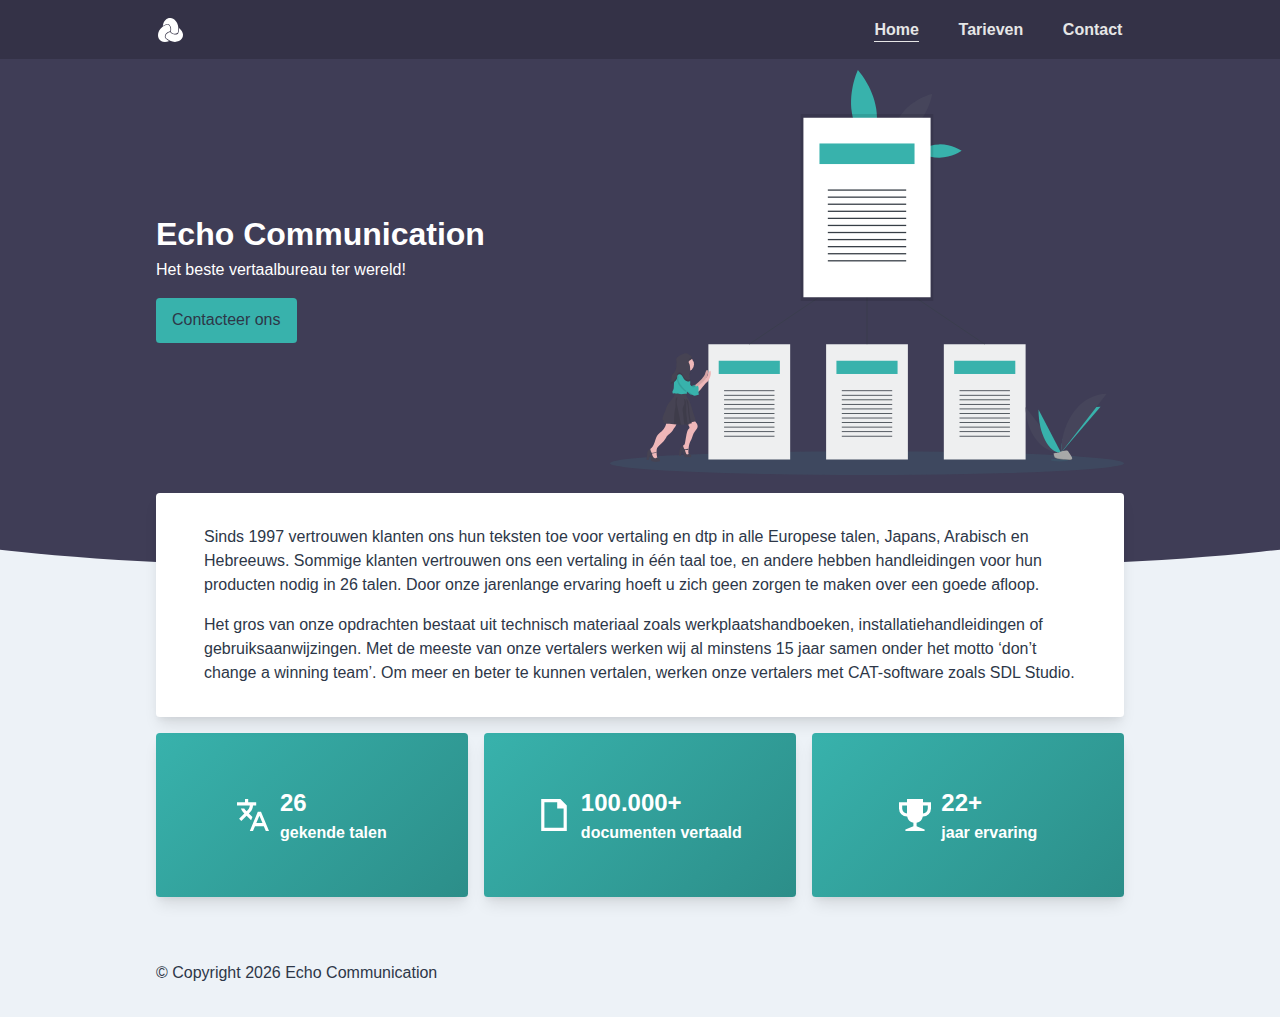
<file: index.html>
<!DOCTYPE html>
<html lang="nl">
<head>
    <meta charset="UTF-8">
    <meta name="viewport" content="width=device-width, initial-scale=1.0">
    <meta http-equiv="X-UA-Compatible" content="ie=edge">
    <title>Home | Echo Communication</title>

    <!-- STYLES -->
    <link rel="stylesheet" href="assets/css/app.css">

    <!-- ICONS -->
    <link rel="apple-touch-icon" sizes="180x180" href="assets/img/favicon/apple-touch-icon.png">
    <link rel="icon" type="image/png" sizes="32x32" href="assets/img/favicon/favicon-32x32.png">
    <link rel="icon" type="image/png" sizes="16x16" href="assets/img/favicon/favicon-16x16.png">
    <link rel="manifest" href="assets/img/favicon/site.webmanifest">
    <link rel="mask-icon" href="assets/img/favicon/safari-pinned-tab.svg" color="#5bbad5">
    <link rel="shortcut icon" href="assets/img/favicon/favicon.ico">
    <meta name="msapplication-TileColor" content="#2d89ef">
    <meta name="msapplication-config" content="assets/img/favicon/browserconfig.xml">
    <meta name="theme-color" content="#ffffff">
</head>
<body>
    <header>
        <div class="header-container">
            <a href="/" class="logo"><img src="assets/img/logo_isolated_white.svg" alt="Echo Communication"></a>
            <nav>
                <ul>
                    <li><a href="index.html" class="active">Home</a></li>
                    <li><a href="tarieven.html">Tarieven</a></li>
                    <li><a href="contact.html">Contact</a></li>
                </ul>
            </nav>
        </div>
    </header>

    <main>
        <section class="jumbotron">
            <div class="container h-full flex align-center">
                <div class="flex-auto">
                    <h1 class="m-0 color-white">Echo Communication</h1>
                    <p class="mt-0 color-white">Het beste vertaalbureau ter wereld!</p>
                    <a href="contact.html" class="button button-secondary">Contacteer ons</a>
                </div>
            
                <!-- JUMBOTRON VECTOR IMAGE -->
                <div class="jumbotron-image">
                    <img src="assets/img/hero.svg" alt="">
                </div>
            </div>
        </section>
        <div class="container pt-0">
            <section class="card jumbotron-overlap">
                <p>Sinds 1997 vertrouwen klanten ons hun teksten toe voor vertaling en dtp in alle Europese talen, Japans, Arabisch en Hebreeuws. Sommige klanten vertrouwen ons een vertaling in één taal toe, en andere hebben handleidingen voor hun producten nodig in 26 talen. Door onze jarenlange ervaring hoeft u zich geen zorgen te maken over een goede afloop.</p>
                <p>Het gros van onze opdrachten bestaat uit technisch materiaal zoals werkplaatshandboeken, installatiehandleidingen of gebruiksaanwijzingen. Met de meeste van onze vertalers werken wij al minstens 15 jaar samen onder het motto ‘don’t change a winning team’. Om meer en beter te kunnen vertalen, werken onze vertalers met CAT-software zoals SDL Studio.</p>
            </section>
        
            <div class="grid is-3 mt-1">
                <article class="card is-statistic">
                    <svg xmlns="http://www.w3.org/2000/svg" viewBox="0 0 20 20"><path d="M7.41 9l2.24 2.24-.83 2L6 10.4l-3.3 3.3-1.4-1.42L4.58 9l-.88-.88c-.53-.53-1-1.3-1.3-2.12h2.2c.15.28.33.53.51.7l.89.9.88-.88C7.48 6.1 8 4.84 8 4H0V2h5V0h2v2h5v2h-2c0 1.37-.74 3.15-1.7 4.12L7.4 9zm3.84 8L10 20H8l5-12h2l5 12h-2l-1.25-3h-5.5zm.83-2h3.84L14 10.4 12.08 15z"/></svg>
                    <h2>
                        26
                        <small>gekende talen</small>
                    </h2>
                </article>
                <article class="card is-statistic">
                    <svg xmlns="http://www.w3.org/2000/svg" viewBox="0 0 20 20"><path d="M4 18h12V6h-4V2H4v16zm-2 1V0h12l4 4v16H2v-1z"/></svg>
                    <h2>
                        100.000+
                        <small>documenten vertaald</small>
                    </h2>
                </article>
                <article class="card is-statistic">
                    <svg xmlns="http://www.w3.org/2000/svg" viewBox="0 0 20 20"><path d="M15 9a3 3 0 0 0 3-3h2a5 5 0 0 1-5.1 5 5 5 0 0 1-3.9 3.9V17l5 2v1H4v-1l5-2v-2.1A5 5 0 0 1 5.1 11H5a5 5 0 0 1-5-5h2a3 3 0 0 0 3 3V4H2v2H0V2h5V0h10v2h5v4h-2V4h-3v5z"/></svg>
                    <h2>
                        22+
                        <small>jaar ervaring</small>
                    </h2>
                </article>
            </div>
        </div>
    </main>

    <footer>
        <div class="container">
            <p>&copy; Copyright <span id="footer-year">2019</span> Echo Communication</p>
        </div>
    </footer>

    <script type="text/javascript">
        document.getElementById("footer-year").innerHTML = (new Date()).getFullYear();
    </script>
</body>
</html>
</file>
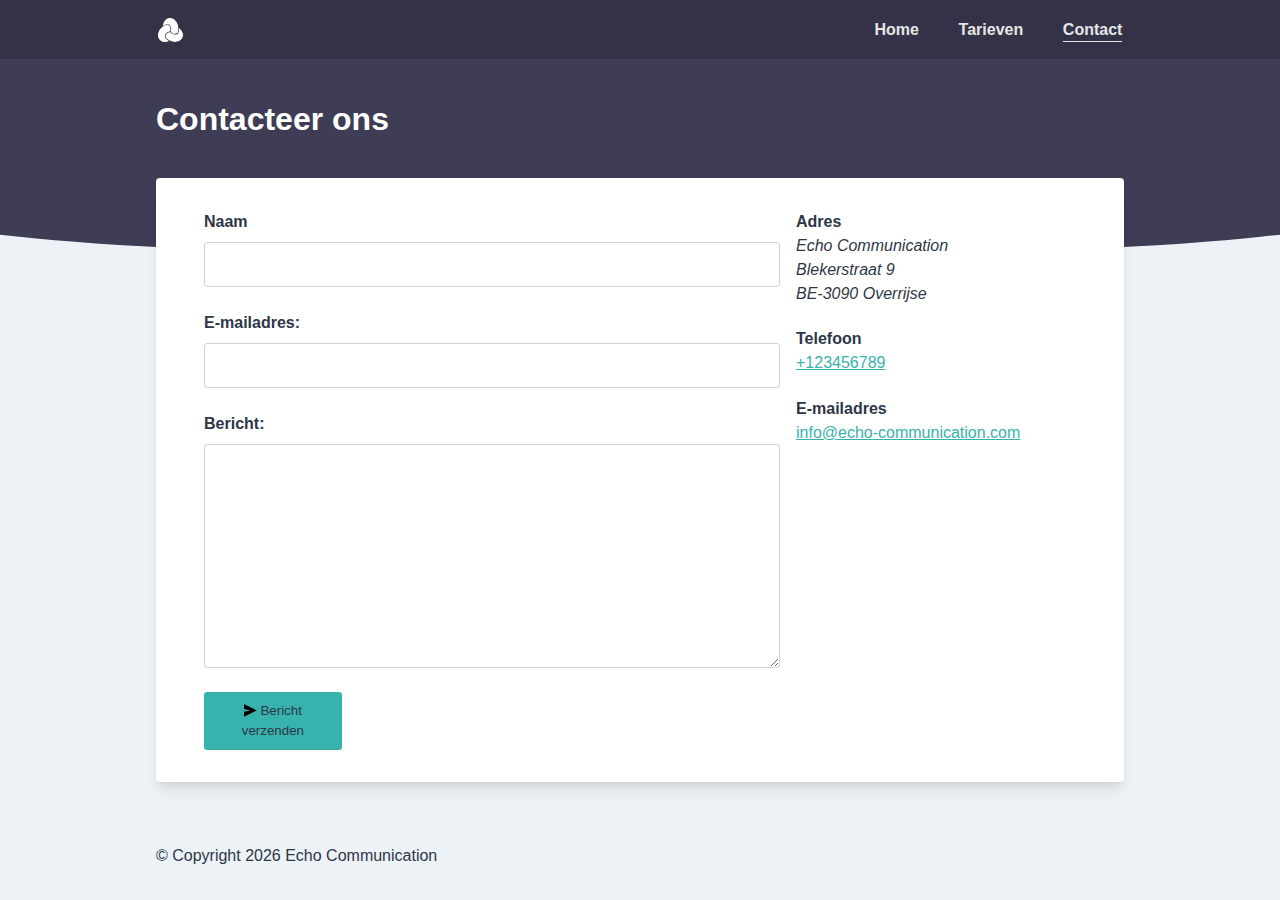
<file: contact.html>
<!DOCTYPE html>
<html lang="nl">
<head>
    <meta charset="UTF-8">
    <meta name="viewport" content="width=device-width, initial-scale=1.0">
    <meta http-equiv="X-UA-Compatible" content="ie=edge">
    <title>Contact | Echo Communication</title>

    <!-- STYLES -->
    <link rel="stylesheet" href="assets/css/app.css">

    <!-- ICONS -->
    <link rel="apple-touch-icon" sizes="180x180" href="assets/img/favicon/apple-touch-icon.png">
    <link rel="icon" type="image/png" sizes="32x32" href="assets/img/favicon/favicon-32x32.png">
    <link rel="icon" type="image/png" sizes="16x16" href="assets/img/favicon/favicon-16x16.png">
    <link rel="manifest" href="assets/img/favicon/site.webmanifest">
    <link rel="mask-icon" href="assets/img/favicon/safari-pinned-tab.svg" color="#5bbad5">
    <link rel="shortcut icon" href="assets/img/favicon/favicon.ico">
    <meta name="msapplication-TileColor" content="#2d89ef">
    <meta name="msapplication-config" content="assets/img/favicon/browserconfig.xml">
    <meta name="theme-color" content="#ffffff">
</head>
<body>
    <header>
        <div class="header-container">
            <a href="/" class="logo"><img src="assets/img/logo_isolated_white.svg" alt="Echo Communication"></a>
            <nav>
                <ul>
                    <li><a href="index.html">Home</a></li>
                    <li><a href="tarieven.html">Tarieven</a></li>
                    <li><a href="contact.html" class="active">Contact</a></li>
                </ul>
            </nav>
        </div>
    </header>

    <main>
        <section class="jumbotron h-15">
            <div class="container h-full flex align-center">
                <div class="flex-auto">
                    <h1 class="m-0 color-white">Contacteer ons</h1>
                </div>
            </div>
        </section>
        <div class="container pt-0">
            <section class="card jumbotron-overlap grid is-3">
                <form action="#" method="POST">
                    <div class="form-item">
                        <label for="name">Naam</label>
                        <input type="text" id="name" required>
                    </div>
                    <div class="form-item">
                        <label for="email">E-mailadres:</label>
                        <input type="email" id="email" required>
                    </div>
                    <div class="form-item">
                        <label for="message">Bericht:</label>
                        <textarea name="message" id="message" cols="30" rows="10"></textarea>
                    </div>
                    <div class="form-item">
                        <button type="submit" class="button button-secondary">
                                <svg xmlns="http://www.w3.org/2000/svg" viewBox="0 0 20 20"><path d="M0 0l20 10L0 20V0zm0 8v4l10-2L0 8z"/></svg>
                            Bericht verzenden
                        </button>
                    </div>
                </form>
                <div class="divider-left">
                    <h4 class="mt-0 mb-0">Adres</h4>
                    <address>
                        Echo Communication <br>
                        Blekerstraat 9 <br>
                        BE-3090 Overrijse
                    </address>

                    <h4 class="mb-0">Telefoon</h4>
                    <a href="+123456789">+123456789</a>

                    <h4 class="mb-0">E-mailadres</h4>
                    <a href="mailto:info@echo-communication.com">info@echo-communication.com</a>
                </div>
            </section>
        </div>
    </main>

    <footer>
        <div class="container">
            <p>&copy; Copyright <span id="footer-year">2019</span> Echo Communication</p>
        </div>
    </footer>

    <script type="text/javascript">
        document.getElementById("footer-year").innerHTML = (new Date()).getFullYear();
    </script>
</body>
</html>
</file>
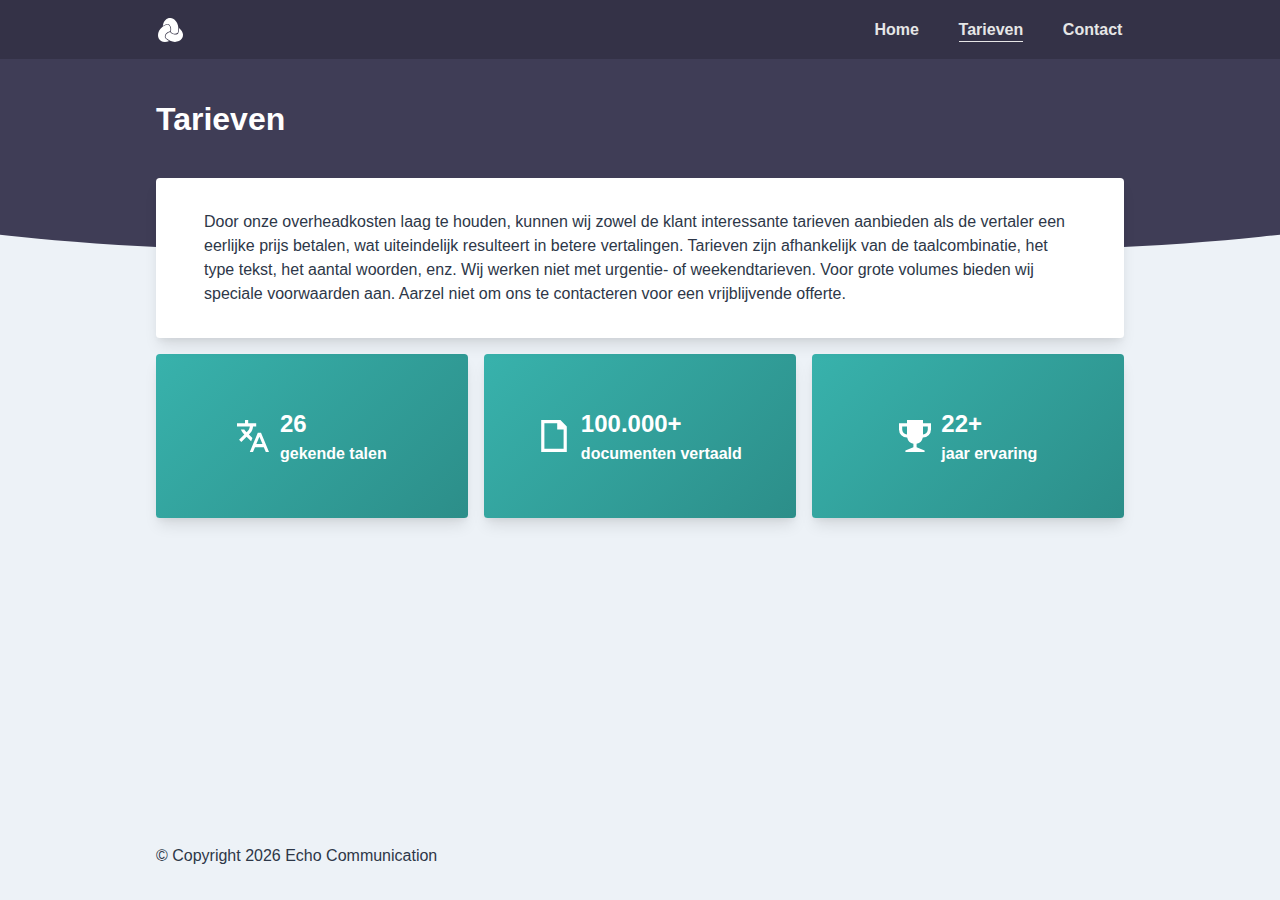
<file: tarieven.html>
<!DOCTYPE html>
<html lang="nl">
<head>
    <meta charset="UTF-8">
    <meta name="viewport" content="width=device-width, initial-scale=1.0">
    <meta http-equiv="X-UA-Compatible" content="ie=edge">
    <title>Tarieven | Echo Communication</title>

    <!-- STYLES -->
    <link rel="stylesheet" href="assets/css/app.css">

    <!-- ICONS -->
    <link rel="apple-touch-icon" sizes="180x180" href="assets/img/favicon/apple-touch-icon.png">
    <link rel="icon" type="image/png" sizes="32x32" href="assets/img/favicon/favicon-32x32.png">
    <link rel="icon" type="image/png" sizes="16x16" href="assets/img/favicon/favicon-16x16.png">
    <link rel="manifest" href="assets/img/favicon/site.webmanifest">
    <link rel="mask-icon" href="assets/img/favicon/safari-pinned-tab.svg" color="#5bbad5">
    <link rel="shortcut icon" href="assets/img/favicon/favicon.ico">
    <meta name="msapplication-TileColor" content="#2d89ef">
    <meta name="msapplication-config" content="assets/img/favicon/browserconfig.xml">
    <meta name="theme-color" content="#ffffff">
</head>
<body>
    <header>
        <div class="header-container">
            <a href="/" class="logo"><img src="assets/img/logo_isolated_white.svg" alt="Echo Communication"></a>
            <nav>
                <ul>
                    <li><a href="index.html">Home</a></li>
                    <li><a href="tarieven.html" class="active">Tarieven</a></li>
                    <li><a href="contact.html">Contact</a></li>
                </ul>
            </nav>
        </div>
    </header>

    <main>
        <section class="jumbotron h-15">
            <div class="container h-full flex align-center">
                <div class="flex-auto">
                    <h1 class="m-0 color-white">Tarieven</h1>
                </div>
            </div>
        </section>
        <div class="container pt-0">
            <section class="card jumbotron-overlap">
                <p>Door onze overheadkosten laag te houden, kunnen wij zowel de klant interessante tarieven aanbieden als de vertaler een eerlijke prijs betalen, wat uiteindelijk resulteert in betere vertalingen.
                        Tarieven zijn afhankelijk van de taalcombinatie, het type tekst, het aantal woorden, enz. Wij werken niet met urgentie- of weekendtarieven. Voor grote volumes bieden wij speciale voorwaarden aan.
                        Aarzel niet om ons te contacteren voor een vrijblijvende offerte.</p>
            </section>
        
            <div class="grid is-3 mt-1">
                <article class="card is-statistic">
                    <svg xmlns="http://www.w3.org/2000/svg" viewBox="0 0 20 20"><path d="M7.41 9l2.24 2.24-.83 2L6 10.4l-3.3 3.3-1.4-1.42L4.58 9l-.88-.88c-.53-.53-1-1.3-1.3-2.12h2.2c.15.28.33.53.51.7l.89.9.88-.88C7.48 6.1 8 4.84 8 4H0V2h5V0h2v2h5v2h-2c0 1.37-.74 3.15-1.7 4.12L7.4 9zm3.84 8L10 20H8l5-12h2l5 12h-2l-1.25-3h-5.5zm.83-2h3.84L14 10.4 12.08 15z"/></svg>
                    <h2>
                        26
                        <small>gekende talen</small>
                    </h2>
                </article>
                <article class="card is-statistic">
                    <svg xmlns="http://www.w3.org/2000/svg" viewBox="0 0 20 20"><path d="M4 18h12V6h-4V2H4v16zm-2 1V0h12l4 4v16H2v-1z"/></svg>
                    <h2>
                        100.000+
                        <small>documenten vertaald</small>
                    </h2>
                </article>
                <article class="card is-statistic">
                    <svg xmlns="http://www.w3.org/2000/svg" viewBox="0 0 20 20"><path d="M15 9a3 3 0 0 0 3-3h2a5 5 0 0 1-5.1 5 5 5 0 0 1-3.9 3.9V17l5 2v1H4v-1l5-2v-2.1A5 5 0 0 1 5.1 11H5a5 5 0 0 1-5-5h2a3 3 0 0 0 3 3V4H2v2H0V2h5V0h10v2h5v4h-2V4h-3v5z"/></svg>
                    <h2>
                        22+
                        <small>jaar ervaring</small>
                    </h2>
                </article>
            </div>
        </div>
    </main>

    <footer>
        <div class="container">
            <p>&copy; Copyright <span id="footer-year">2019</span> Echo Communication</p>
        </div>
    </footer>

    <script type="text/javascript">
        document.getElementById("footer-year").innerHTML = (new Date()).getFullYear();
    </script>
</body>
</html>
</file>
<file: assets/css/app.css>
* {
  box-sizing: border-box;
  line-height: 150%;
}

html, body {
  margin: 0;
  padding: 0;
  background-color: #edf2f7;
  font-family: sans-serif;
  overflow-x: hidden;
  color: #2d3748;
}

img {
  max-width: 100%;
}

a {
  color: #38b2ac;
  transition: 0.3s ease-in-out all;
}
a:hover {
  color: #2c8b87;
}
a:focus {
  border: 3px solid black;
}

header {
  background-color: #343247;
}
header a.logo {
  display: block;
  padding: 1.1em 0;
  margin: 0;
}
header a.logo img {
  max-width: 2em;
  margin: 0 auto;
  display: block;
}
@media screen and (min-width: 1024px) {
  header a.logo {
    margin-left: 1.1em;
  }
}
header nav {
  width: 100%;
}
header nav ul {
  list-style: none;
  padding: 0;
  margin: 0;
  text-align: center;
}
header nav ul li {
  padding: 1.1em 0;
}
header nav ul li a {
  width: auto;
  font-weight: 700;
  color: #e6e6e6;
  text-decoration: none;
  display: inline-block;
  transition: 0.4s ease-in-out all;
  position: relative;
}
header nav ul li a:before {
  content: "";
  position: absolute;
  width: 100%;
  height: 1px;
  bottom: 0;
  left: 0;
  background-color: #e6e6e6;
  visibility: hidden;
  -webkit-transform: scaleX(0);
  transform: scaleX(0);
  transition: all 0.5s cubic-bezier(1, 0.25, 0, 0.75) 0s;
}
header nav ul li a:hover, header nav ul li a:active, header nav ul li a:focus, header nav ul li a.active {
  color: #e6e6e6;
  border: 0;
}
header nav ul li a:hover:before, header nav ul li a:active:before, header nav ul li a:focus:before, header nav ul li a.active:before {
  visibility: visible;
  -webkit-transform: scaleX(1);
  transform: scaleX(1);
}
@media screen and (min-width: 1024px) {
  header nav ul li a {
    width: 100%;
  }
}
@media screen and (min-width: 1024px) {
  header nav ul {
    text-align: right;
  }
  header nav ul li {
    display: inline-block;
    padding: 1.1em;
  }
}
header .header-container {
  max-width: 1000px;
  margin: 0 auto;
}
@media screen and (min-width: 1024px) {
  header .header-container {
    display: flex;
    justify-content: end;
  }
  header .header-container a.logo img {
    height: 100%;
  }
  header .header-container a.logo, header .header-container nav {
    flex: 1 1 auto;
  }
}

.card {
  border-radius: 0.24em;
  background-color: #fff;
  padding: 2em 1em;
}
.card.jumbotron-overlap {
  position: relative;
  padding: 2em 3em;
}
@media screen and (min-width: 768px) {
  .card {
    box-shadow: 0 10px 15px -3px rgba(0, 0, 0, 0.1), 0 4px 6px -2px rgba(0, 0, 0, 0.05);
  }
}
@media screen and (max-width: 768px) {
  .card.jumbotron-overlap {
    padding: 1em;
  }
}
.card p:first-child {
  margin-top: 0;
}
.card p:last-child {
  margin-bottom: 0;
}

.container {
  max-width: 1000px;
  margin: 0 auto;
}
@media screen and (min-width: 768px) {
  .container {
    padding: 1em;
  }
}

.flex {
  display: flex;
}
.flex .flex-shrink {
  flex-shrink: 1;
}
.flex .flex-grow {
  flex-grow: 1;
}
.flex .flex-auto {
  flex: 1 1 auto;
}
.flex.flex-col {
  flex-direction: column;
}
.flex.align-center {
  align-items: center;
}

.grid {
  display: grid;
}
.grid.is-3 {
  grid-template-columns: repeat(3, 1fr);
  grid-gap: 1em;
  gap: 1em;
}
@media (max-width: 768px) {
  .grid.is-3 {
    grid-template-columns: repeat(1, 1fr);
    border-radius: 0;
  }
}

/*
 * Keep footer on the bottom of the page
 */
body {
  display: flex;
  flex-direction: column;
  min-height: 100vh;
}
body main {
  flex: 1 0 auto;
}

.jumbotron {
  background-color: #3f3d56;
  margin: 0 0 -1em 0;
  padding-bottom: 1em;
  position: relative;
  height: 50vh;
  text-align: justify;
}
.jumbotron .jumbotron-image {
  display: none;
}
@media screen and (min-width: 550px) {
  .jumbotron .jumbotron-image {
    display: block;
  }
  .jumbotron .jumbotron-image img {
    max-height: 45vh;
  }
}
@media screen and (max-width: 768px) {
  .jumbotron {
    padding: 1em;
  }
}
@media screen and (min-width: 768px) {
  .jumbotron:after {
    content: "";
    display: block;
    height: 4em;
    background-color: #3f3d56;
    border-bottom-left-radius: 50%;
    border-bottom-right-radius: 50%;
    width: 110%;
    margin-left: -5%;
  }
}
@media screen and (min-width: 1024px) {
  .jumbotron:after {
    height: 5em;
  }
}
.jumbotron .button:focus {
  border-color: #fff;
}

.is-statistic {
  background: #38b2ac;
  background: linear-gradient(135deg, #38b2ac 0%, #2c8e89 100%);
  color: #fff;
  display: flex;
  justify-content: center;
  align-items: center;
}
.is-statistic svg {
  max-height: 2em;
  height: 2em;
  fill: #fff;
  box-sizing: content-box;
  margin-right: 0.6666666667em;
}
.is-statistic h2 small {
  display: block;
  font-size: 1rem;
}

form {
  grid-column-start: 1;
  grid-column-end: 3;
}
form .form-item {
  margin-top: 1.5em;
}
form .form-item:first-child {
  margin-top: 0;
}
form .form-item label, form .form-item input, form .form-item textarea {
  display: block;
  width: 100%;
}
form .form-item input, form .form-item textarea {
  padding: 0.85em;
  border: 0.12em solid #d1d1d1;
  border-radius: 0.24em;
  transition: 0.3s ease-in-out border-color;
}
form .form-item input:focus, form .form-item textarea:focus {
  border-color: #3f3d56;
}
form .form-item label {
  font-weight: 700;
  margin-bottom: 0.5em;
}
form .form-item textarea {
  resize: vertical;
}

.button {
  padding: 0.6666666667em 1em;
  display: inline-block;
  text-decoration: none;
  border-radius: 0.24em;
  width: auto;
  height: auto;
  transition: 0.3s ease-in-out all;
  border: 0;
  cursor: pointer;
}
.button.button-secondary {
  color: #2d3748;
  background-color: #38b2ac;
}
.button.button-secondary:hover {
  background-color: #54c9c3;
}
.button svg {
  position: relative;
  top: 2px;
  max-height: 0.8rem;
}
.button:focus {
  border: 3px solid #3f3d56;
}

.text-right {
  text-align: right;
}

/**
 * COLORS
 */
.color-white {
  color: #fff;
}

/**
 *
 */
.bg-white {
  background-color: #fff;
}

/**
 * PADDING
 */
.pt-0 {
  padding-top: 0;
}

/**
 * MARGIN
 */
.m-0 {
  margin: 0;
}

.mt-0 {
  margin-top: 0;
}

.mt-2 {
  margin: 2em 0;
}

.mt-1 {
  margin: 1em 0;
}

.mb-0 {
  margin-bottom: 0;
}

/**
 * Heights
 */
.h-full {
  height: 100%;
}

.h-15 {
  height: 15vh;
}

/*# sourceMappingURL=app.css.map */
</file>
